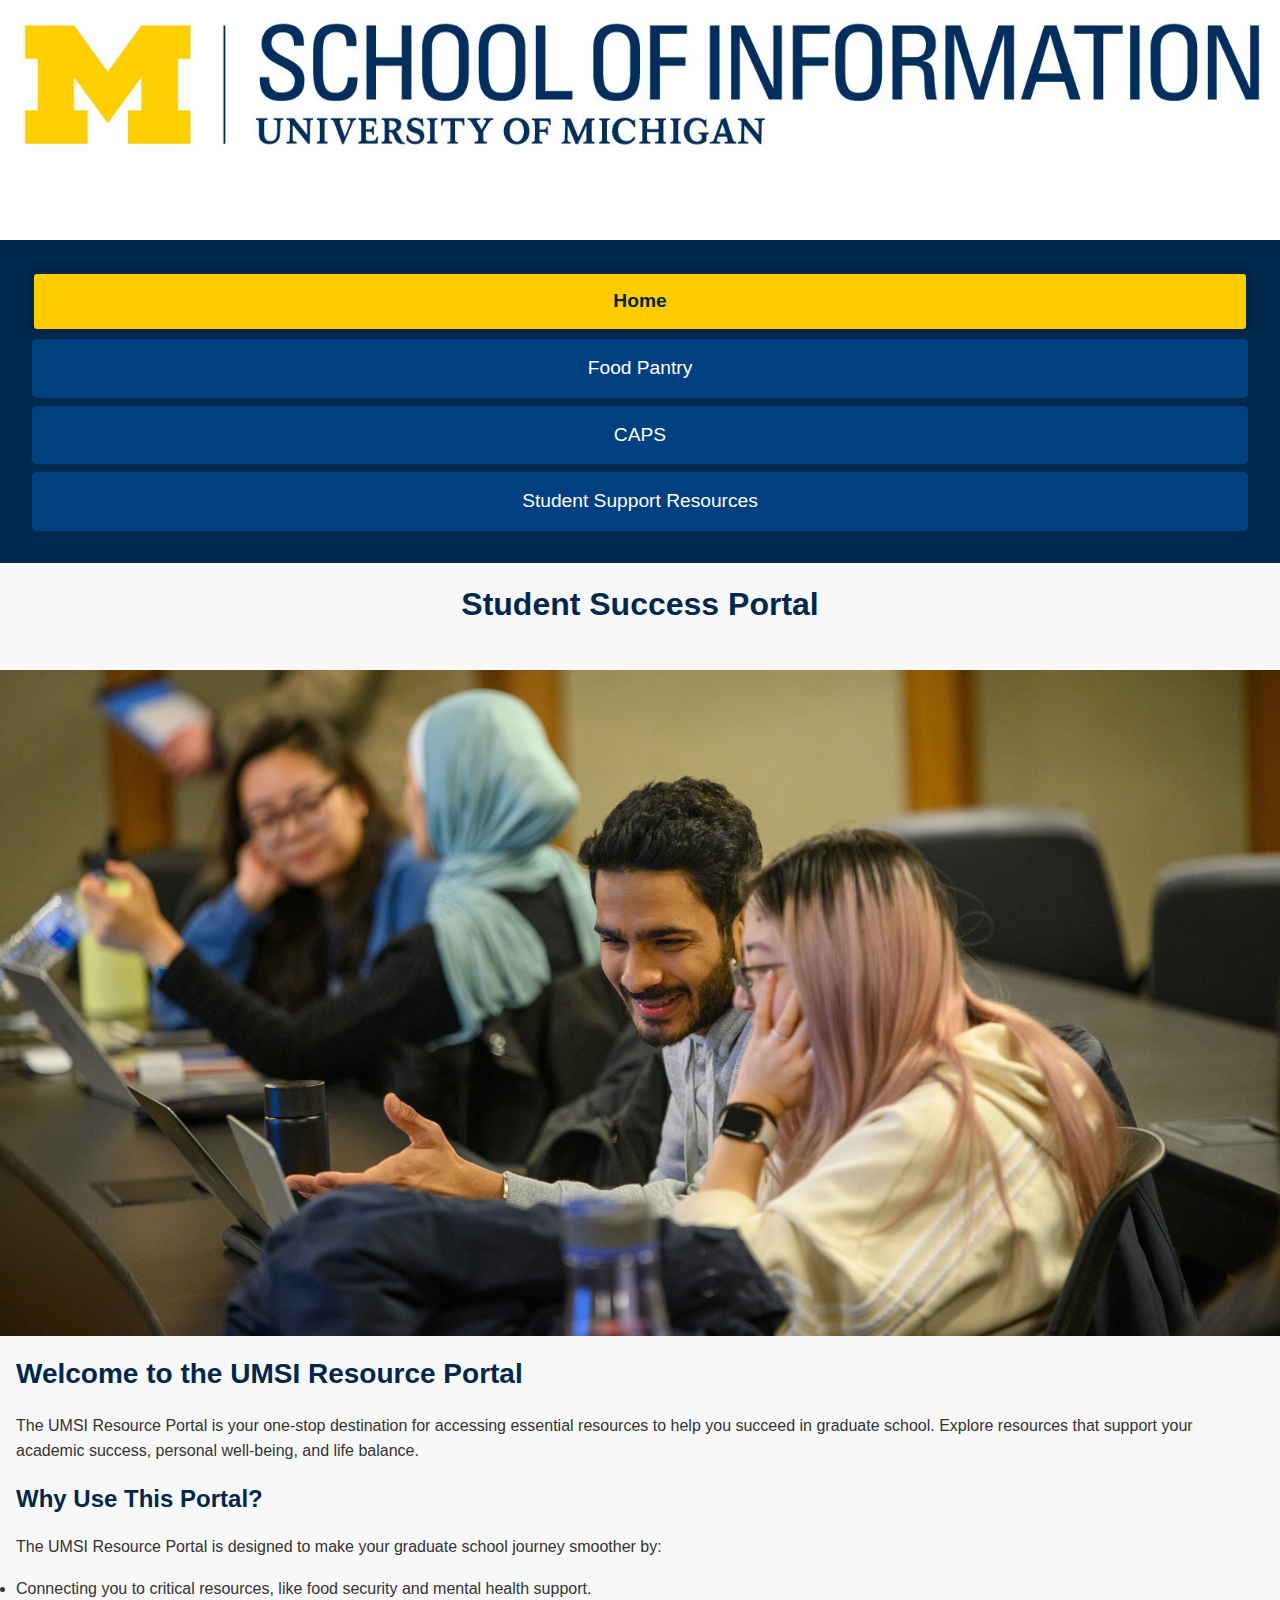
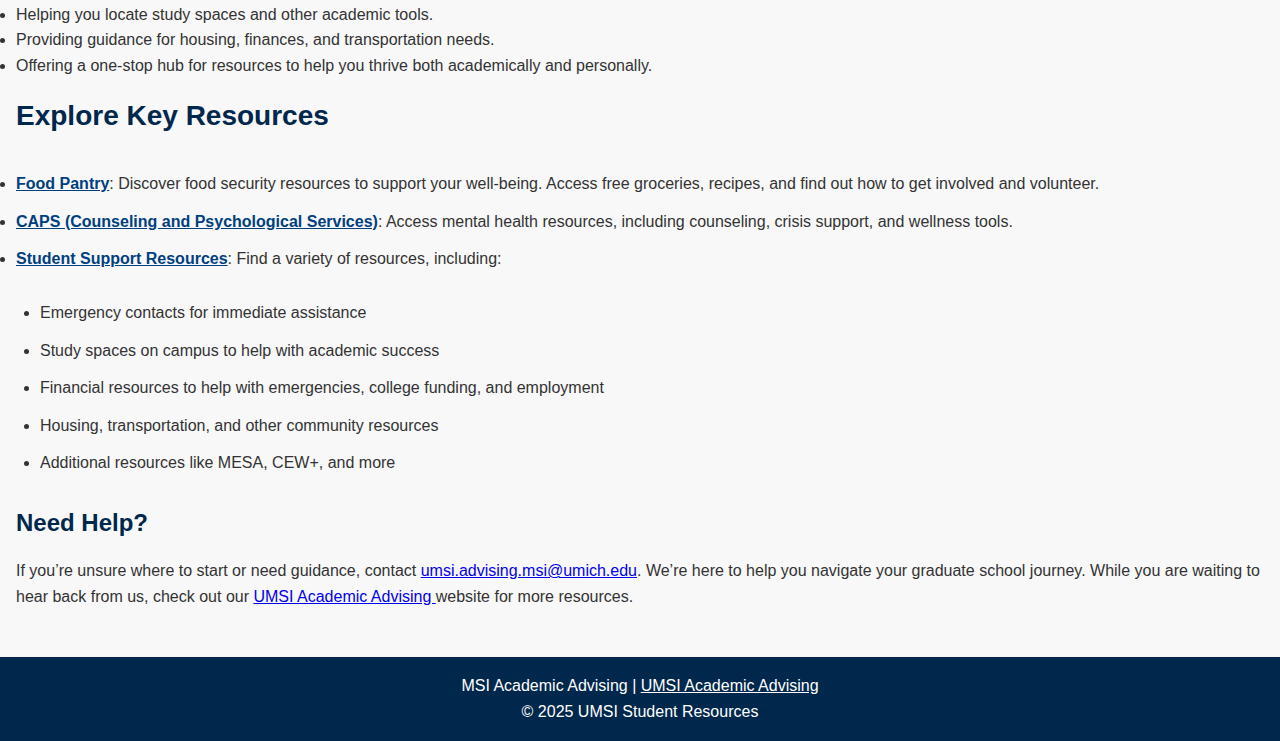
<file: index.html>
<!DOCTYPE html>
<html lang="en">

<head>
    <meta charset="UTF-8">
    <meta name="viewport" content="width=device-width, initial-scale=1.0">
    <link rel="stylesheet" href="css/html5reset.css">
    <link rel="stylesheet" href="css/style.css">
    <title>Student Success Portal</title>
</head>

<body>
    <header>
        <a href="#main-content" class="skip-link">Skip to Main Content</a>
        <img src="images/UMSI_sig-marketing-U.jpg" alt="UMSI Logo">
        <nav>
            <ul>
                <li><a href="index.html" class="active">Home</a></li>
                <li><a href="food-pantry.html">Food Pantry</a></li>
                <li><a href="caps.html">CAPS</a></li>
                <li><a href="student-support.html">Student Support Resources</a></li>
            </ul>
        </nav>
        <h1>Student Success Portal</h1>
        <img src="images/UMSI_MHIClassroom.jpg" alt="A group of diverse university students in a classroom setting,
        smiling and engaged in conversation while working on laptops">
    </header>

    <main id="main-content">
        <section>
            <h2>Welcome to the UMSI Resource Portal</h2>
            <p>
                The UMSI Resource Portal is your one-stop destination for accessing essential resources to help you
                succeed in graduate school.
                Explore resources that support your academic success, personal well-being, and life balance.
            </p>
        </section>
        <section>
            <h3>Why Use This Portal?</h3>
            <p>The UMSI Resource Portal is designed to make your graduate school journey smoother by:</p>
            <ul>
                <li>Connecting you to critical resources, like food security and mental health support.</li>
                <li>Helping you locate study spaces and other academic tools.</li>
                <li>Providing guidance for housing, finances, and transportation needs.</li>
                <li>Offering a one-stop hub for resources to help you thrive both academically and personally.</li>
            </ul>
        </section>

        <section class="key-resources">
            <h2>Explore Key Resources</h2>
            <ul>
                <li><a href="food-pantry.html">Food Pantry</a>: Discover food security resources to support your well-being. Access free groceries, recipes, and find out how to get involved and volunteer.</li>
                <li><a href="caps.html">CAPS (Counseling and Psychological Services)</a>: Access mental health resources, including counseling, crisis support, and wellness tools.</li>
                <li><a href="student-support.html">Student Support Resources</a>: Find a variety of resources, including:</li>
            </ul>
            <ul class="sub-resources">
                <li>Emergency contacts for immediate assistance</li>
                <li>Study spaces on campus to help with academic success</li>
                <li>Financial resources to help with emergencies, college funding, and employment</li>
                <li>Housing, transportation, and other community resources</li>
                <li>Additional resources like MESA, CEW+, and more</li>
            </ul>
        </section>

        <section>
            <h3>Need Help?</h3>
            <p>
                If you’re unsure where to start or need guidance, contact <a
                    href="mailto:umsi.advising.msi@umich.edu">umsi.advising.msi@umich.edu</a>.
                We’re here to help you navigate your graduate school journey. While you are waiting to hear back from
                us, check out our <a
                    href="https://sites.google.com/umich.edu/msiacademicadvising/student-support-resources">UMSI
                    Academic
                    Advising </a> website for more resources.
            </p>
        </section>
    </main>

    <footer>
        <p>MSI Academic Advising | <a
                href="https://sites.google.com/umich.edu/msiacademicadvising/student-support-resources">UMSI Academic
                Advising</a></p>
        <p>&copy; 2025 UMSI Student Resources</p>
    </footer>
</body>

</html>
</file>
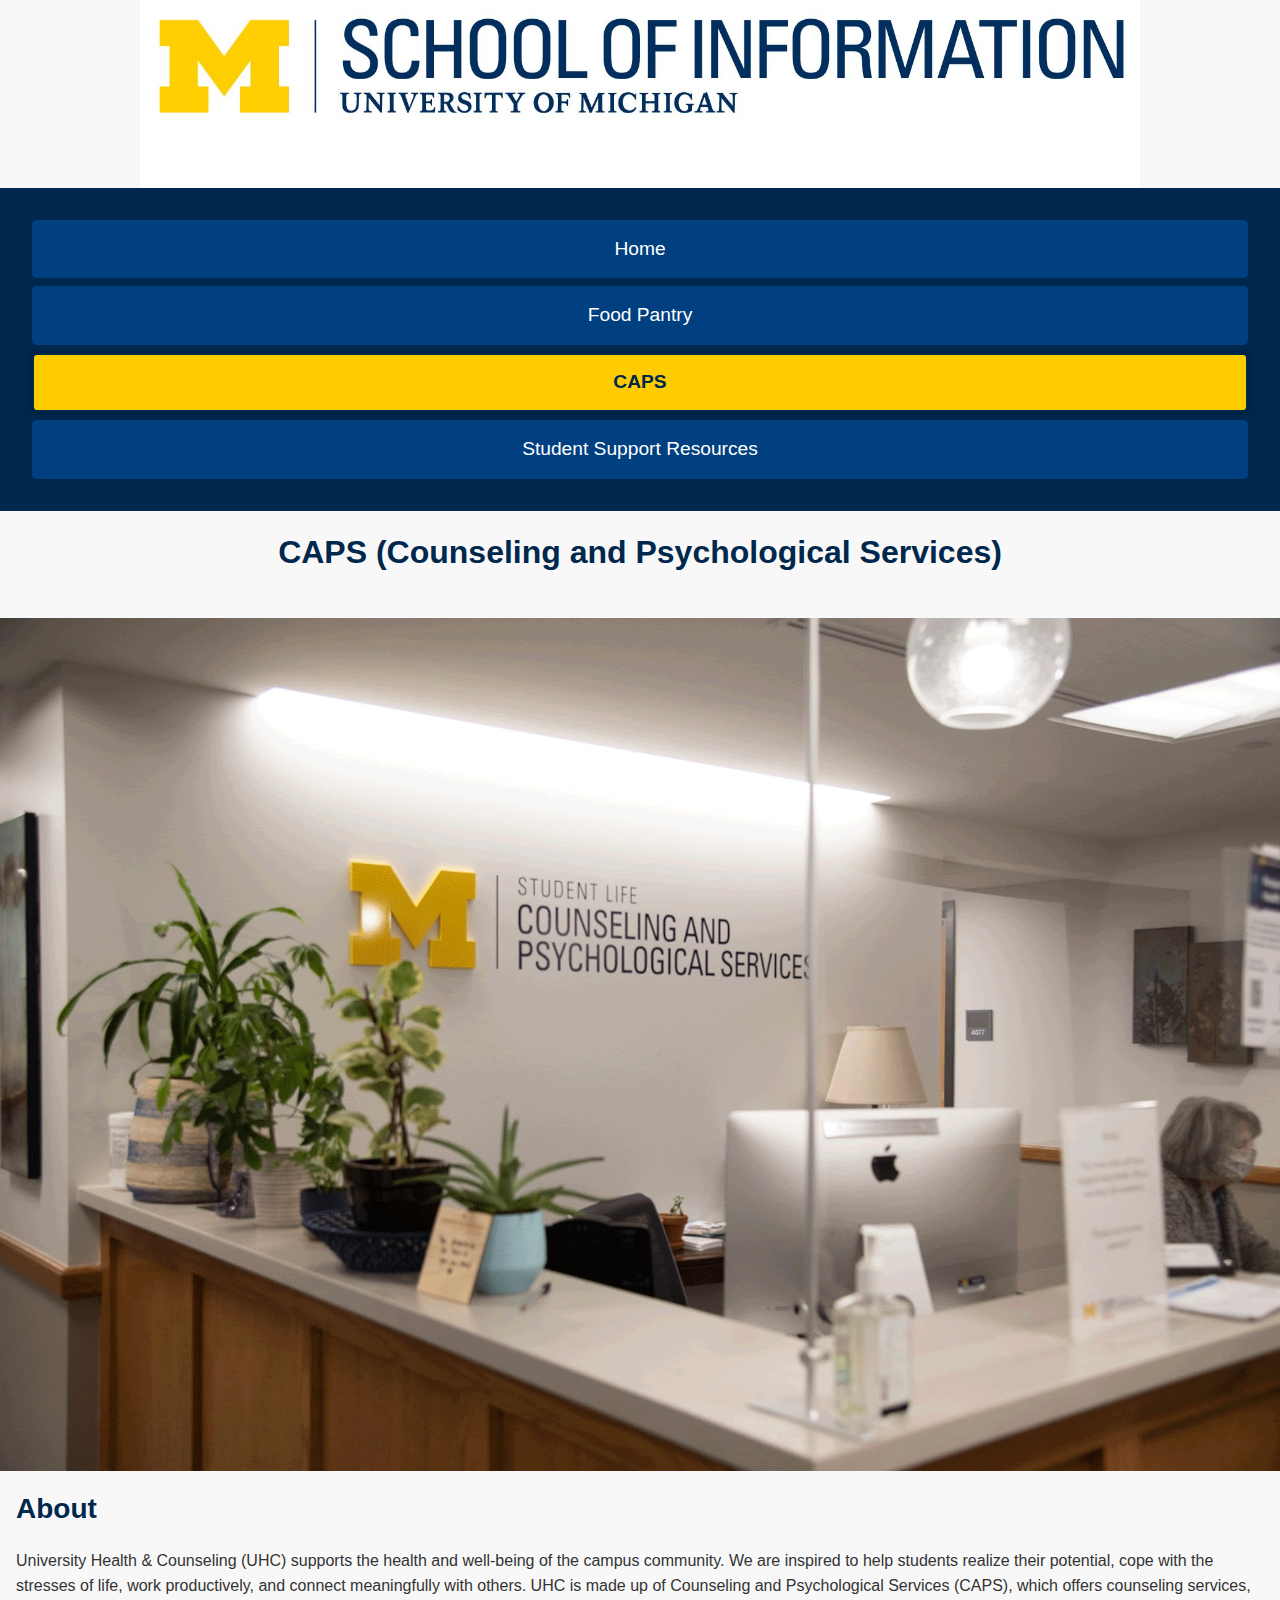
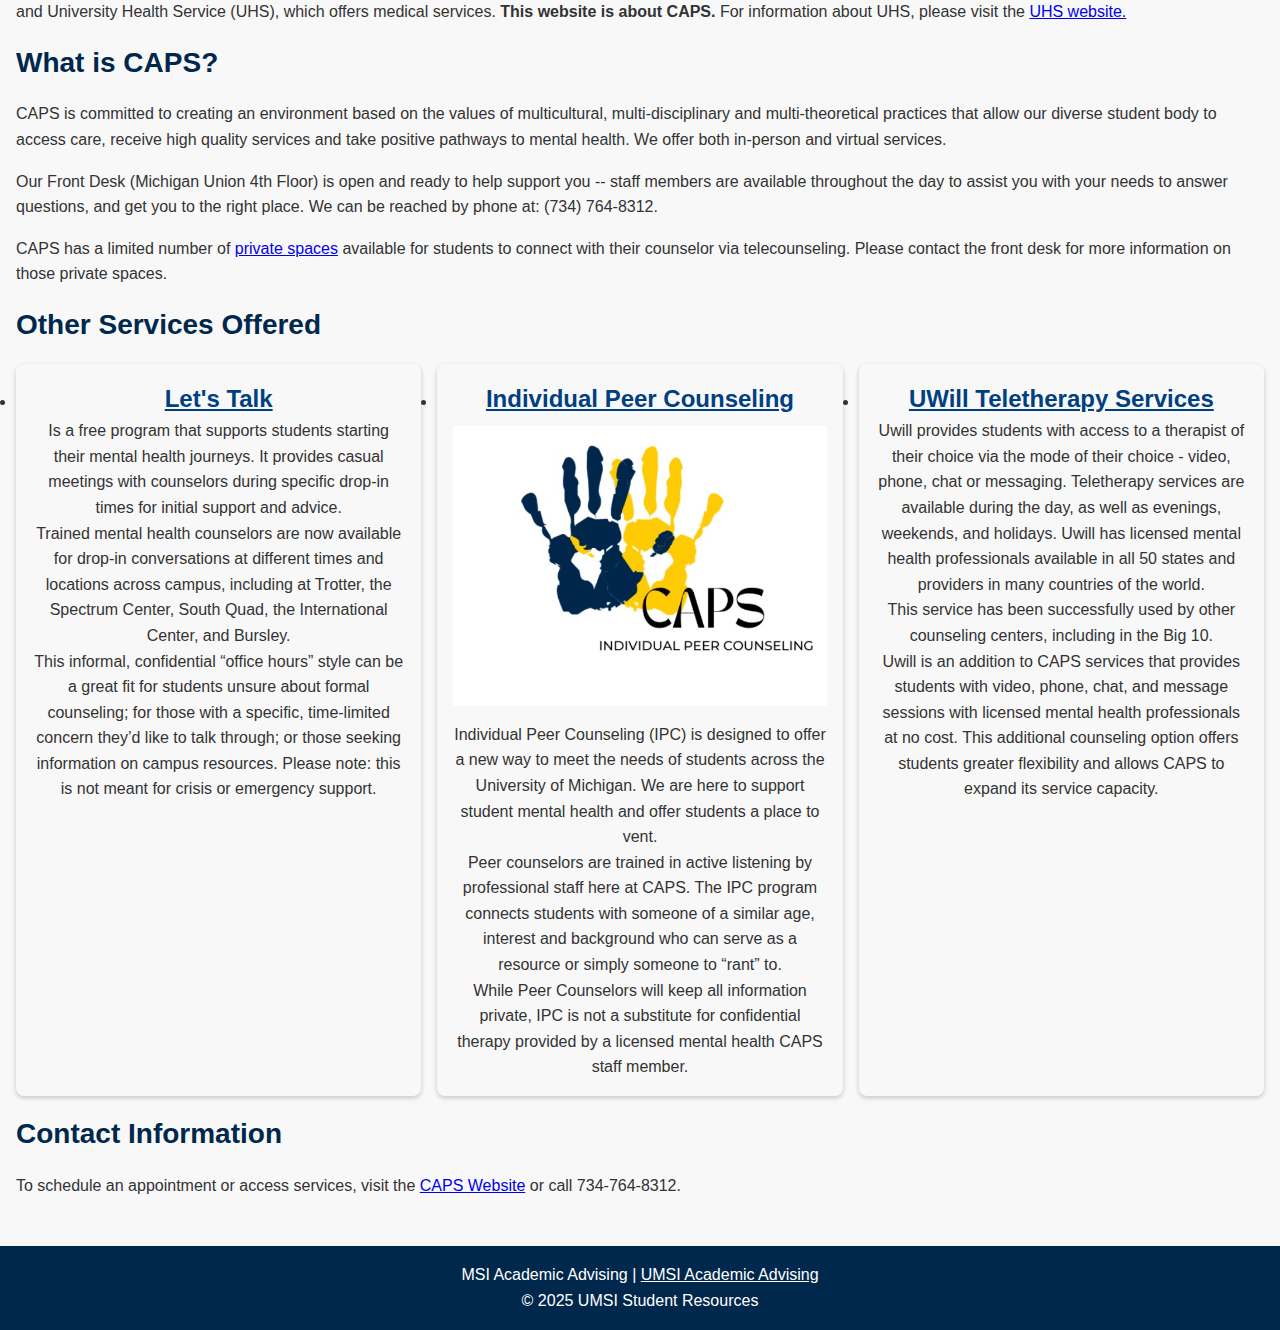
<file: caps.html>
<!DOCTYPE html>
<html lang="en">

<head>
    <meta charset="UTF-8">
    <meta name="viewport" content="width=device-width, initial-scale=1.0">
    <link rel="stylesheet" href="css/html5reset.css">
    <link rel="stylesheet" href="css/style.css">
    <title>CAPS</title>
</head>

<body>
    <header>
        <a href="#main-content" class="skip-link">Skip to Main Content</a>
        <img src="images/UMSI_sig-marketing-U.jpg" alt="UMSI Logo" width="1000" height=300>
        <nav>
            <ul>
                <li><a href="index.html">Home</a></li>
                <li><a href="food-pantry.html">Food Pantry</a></li>
                <li><a href="caps.html" class="active">CAPS</a></li>
                <li><a href="student-support.html">Student Support Resources</a></li>
            </ul>
        </nav>
        <h1>CAPS (Counseling and Psychological Services)</h1>
        <img src="images/CAPSimage.jpg"
            alt="Reception area of the Counseling and Psychological Services (CAPS) office at the University of Michigan, featuring the Student Life CAPS logo on the wall, potted plants on the counter, and a staff member working at a desk." class="caps-image">
    </header>

    <main id="main-content">
        <section>
            <h2>About</h2>
            <p>University Health & Counseling (UHC) supports the health and well-being of the campus community. We are
                inspired to help students realize their potential, cope with the stresses of life, work productively,
                and connect meaningfully with others.

                UHC is made up of Counseling and Psychological Services (CAPS), which offers counseling services, and
                University Health Service (UHS), which offers medical services.<strong> This website is about
                    CAPS.</strong> For information about UHS, please visit the <a href="https://uhs.umich.edu/">UHS
                    website.</a></p>
        </section>
        <section>
            <h2>What is CAPS?</h2>
            <p>CAPS is committed to creating an environment based on the values of multicultural, multi-disciplinary and
                multi-theoretical practices that allow our diverse student body to access care, receive high quality
                services and take positive pathways to mental health.
                We offer both in-person and virtual services.</p>
            <p>Our Front Desk (Michigan Union 4th Floor) is open and ready to help support you -- staff members are
                available throughout the day to assist you with your needs to answer questions, and get you to the right
                place. We can be reached by phone at: (734) 764-8312.</p>
            <p>CAPS has a limited number of <a href="https://caps.umich.edu/article/private-counseling-rooms">private
                    spaces</a> available for students to connect with their counselor via telecounseling. Please contact
                the front desk for more information on those private spaces.</p>
        </section>

        <section>
            <h2>Other Services Offered</h2>
            <ul class="caps-services">
                <li class="service">
                    <h3><a href="https://caps.umich.edu/lets-talk">Let's Talk</a></h3>
                    <p>Is a free program that supports students starting their mental health journeys. It provides
                        casual meetings with counselors during specific drop-in times for initial support and advice.</p>
                    <p>Trained mental health counselors are now available for drop-in conversations at different times
                        and locations across campus, including at Trotter, the Spectrum Center, South Quad, the
                        International Center, and Bursley.</p>
                    <p>This informal, confidential “office hours” style can be a great fit for students unsure about
                        formal counseling; for those with a specific, time-limited concern they’d like to talk through;
                        or those seeking information on campus resources.
                        Please note: this is not meant for crisis or emergency support.</p>
                </li>
                <li class="service">
                    <h3><a href="https://caps.umich.edu/individual-peer-counseling">Individual Peer Counseling</a></h3>
                    <img src="images/capshandprint.jpg"
                        alt="Logo for CAPS Individual Peer Counseling featuring blue and maize handprints.">
                        <p>Individual Peer Counseling (IPC) is designed to offer a new way to meet the needs of students
                            across the University of Michigan. We are here to support student mental health and offer
                            students a place to vent.</p>
                        <p>Peer counselors are trained in active listening by professional staff
                            here at CAPS. The IPC program connects students with someone of a similar age, interest and
                            background who can serve as a resource or simply someone to “rant” to. </p>
                        <p>While Peer Counselors
                            will keep all information private, IPC is not a substitute for confidential therapy provided by
                            a licensed mental health CAPS staff member.</p>
                </li>
                <li class="service">
                    <h3><a href="https://caps.umich.edu/article/uwill-teletherapy-services">UWill Teletherapy Services</a></h3>
                    <p>Uwill provides students with access to a therapist of their choice via the mode of their choice -
                        video, phone, chat or messaging. Teletherapy services are available during the day, as well as
                        evenings, weekends, and holidays. Uwill has licensed mental health professionals available in
                        all 50 states and providers in many countries of the world.</p>
                    <p>This service has been successfully used by other counseling centers, including in the Big 10.</p>
                    <p>Uwill is an addition to CAPS services that provides students with video, phone, chat, and message
                        sessions with licensed mental health professionals at no cost. This additional counseling option
                        offers students greater flexibility and allows CAPS to expand its service capacity.</p>
                </li>
            </ul>
        </section>

        <section>
            <h2>Contact Information</h2>
            <p>To schedule an appointment or access services, visit the <a href="https://caps.umich.edu">CAPS
                    Website</a> or call 734-764-8312.</p>
        </section>
    </main>

    <footer>
        <p>MSI Academic Advising | <a
                href="https://sites.google.com/umich.edu/msiacademicadvising/student-support-resources">UMSI Academic
                Advising</a></p>
        <p>&copy; 2025 UMSI Student Resources</p>
    </footer>
</body>

</html>
</file>
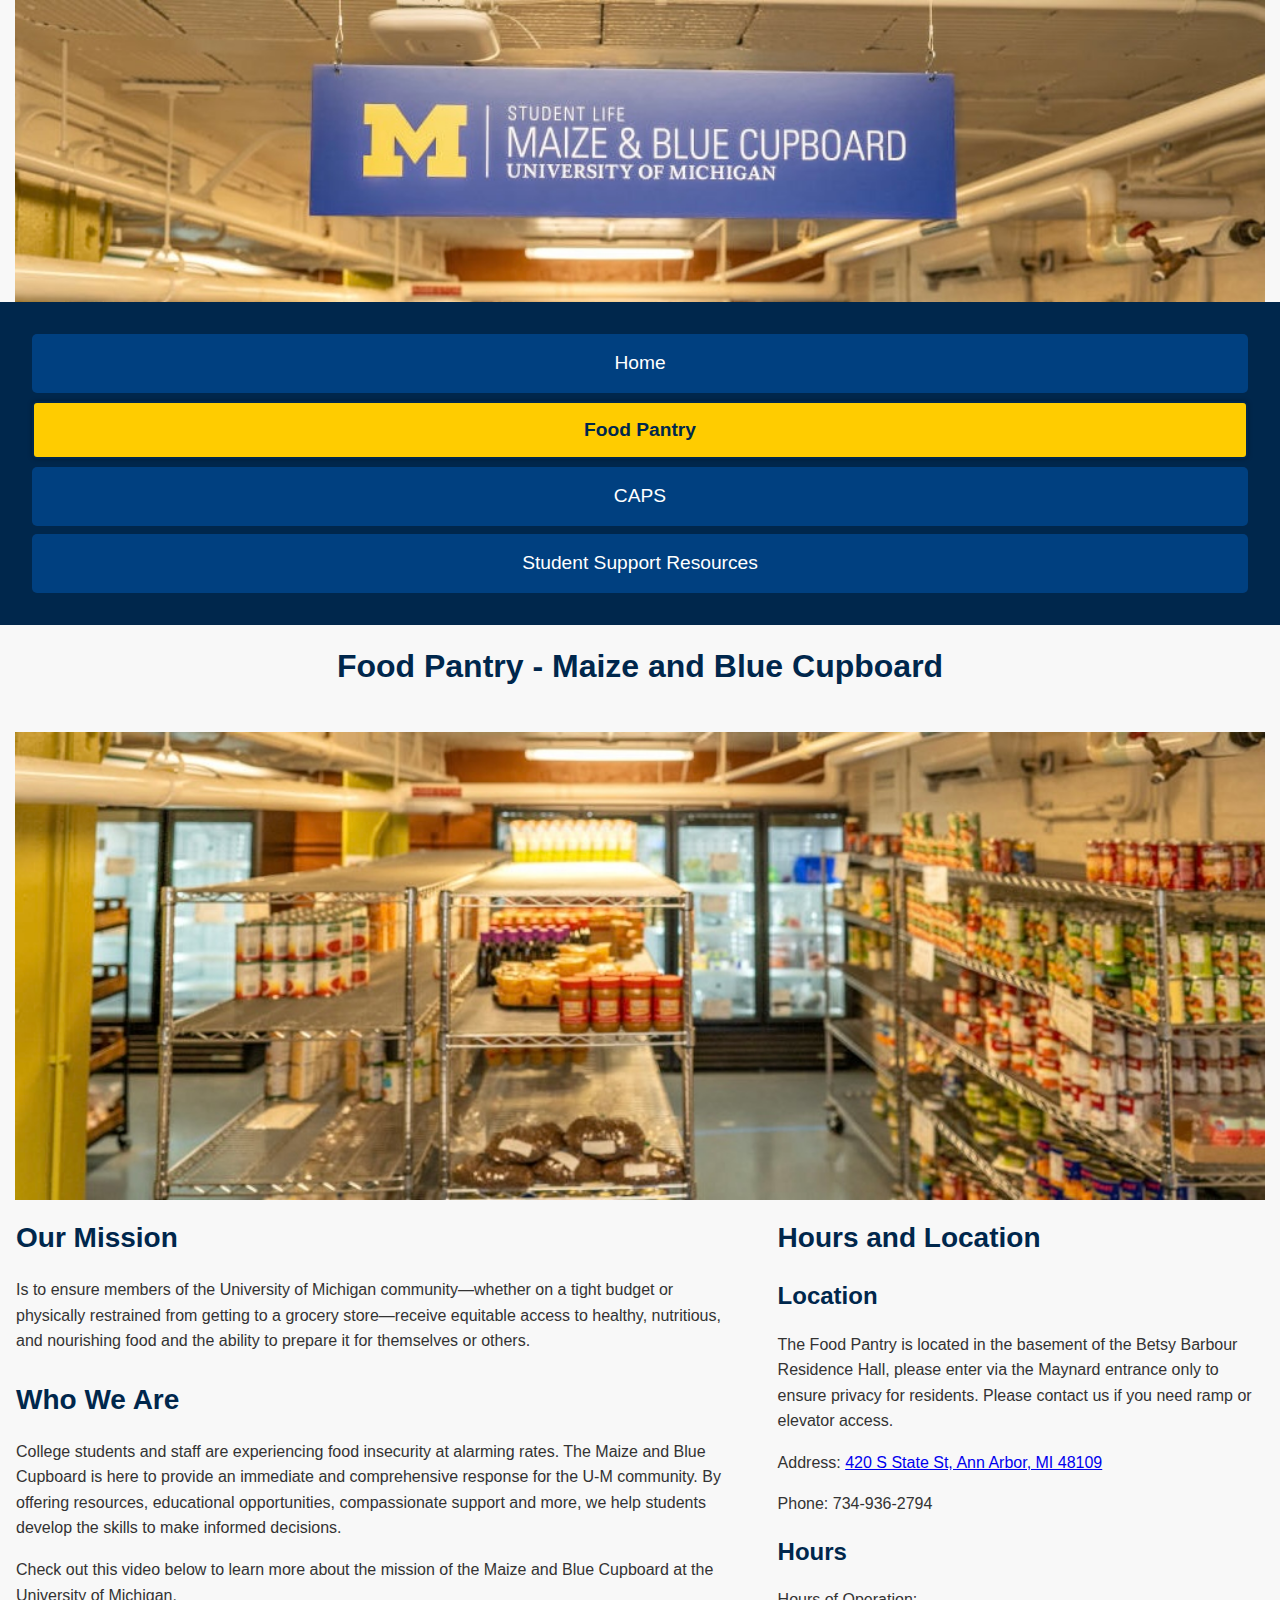
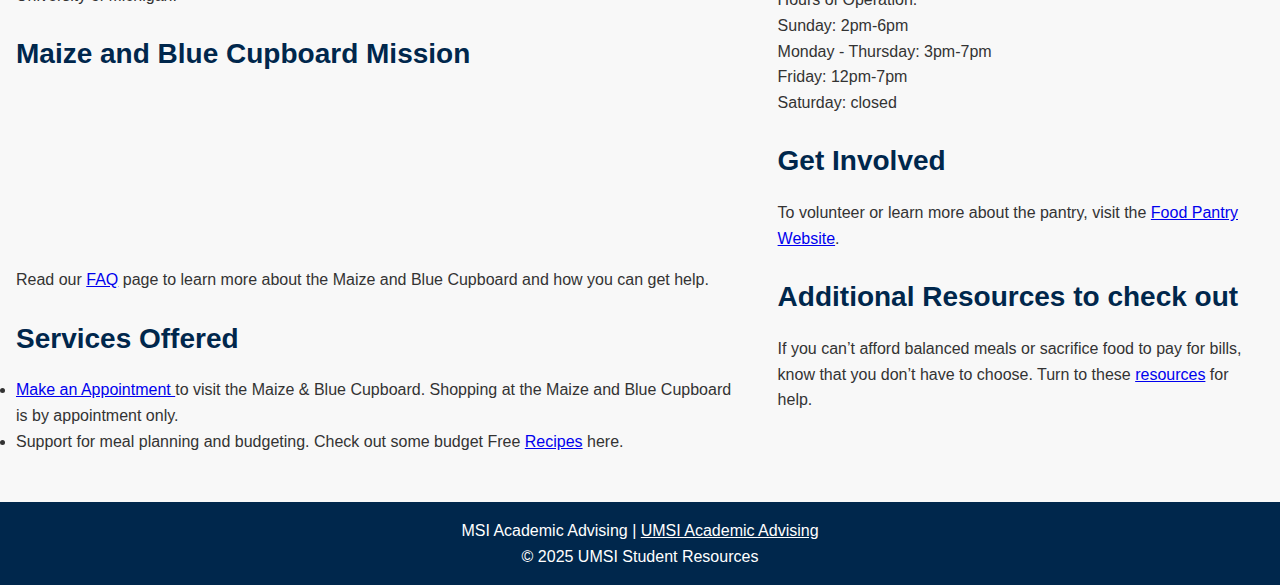
<file: food-pantry.html>
<!DOCTYPE html>
<html lang="en">

<head>
    <meta charset="UTF-8">
    <meta name="viewport" content="width=device-width, initial-scale=1.0">
    <link rel="stylesheet" href="css/html5reset.css">
    <link rel="stylesheet" href="css/style.css">
    <title>Food Pantry</title>
</head>

<body>
    <header>
        <a href="#main-content" class="skip-link">Skip to Main Content</a>
        <img src="images/maizeandbluecupboard_cropped.jpg" alt="Sign for the Maize & Blue Cupboard at the University of Michigan, featuring the Student Life logo and text on a blue 
        background, hanging from the ceiling in a storage area." width="1250" height=300>
        <nav>
            <ul>
                <li><a href="index.html">Home</a></li>
                <li><a href="food-pantry.html" class="active">Food Pantry</a></li>
                <li><a href="caps.html">CAPS</a></li>
                <li><a href="student-support.html">Student Support Resources</a></li>
            </ul>
        </nav>
        <h1>Food Pantry - Maize and Blue Cupboard</h1>
        <img src="images/maizeandbluecupboard_bottomhalf.jpg"
            alt="Interior view of the Maize & Blue Cupboard at the University of Michigan" width="1250" height=300>
    </header>

    <main id="main-content" class="food-pantry-grid">
        <div class="left-column">
            <section>
                <h2>Our Mission</h2>
                <p> Is to ensure members of the University of Michigan community—whether on a tight budget or physically
                    restrained from getting to a grocery store—receive equitable access to healthy, nutritious, and
                    nourishing food and the ability to prepare it for themselves or others.
                </p>
            </section>
            <section>
                <h2>Who We Are</h2>
                <p>College students and staff are experiencing food insecurity at alarming rates. The Maize and Blue
                    Cupboard is here to provide an immediate and comprehensive response for the U-M community. By offering
                    resources, educational opportunities,
                    compassionate support and more, we help students develop the skills to make informed decisions.</p>
                <p>Check out this video below to learn more about the mission of the Maize and Blue Cupboard at the
                    University of Michigan. </p>
            </section>
            <section>
            <h2>Maize and Blue Cupboard Mission</h2>
            <iframe width="560" height="315" src="https://www.youtube.com/embed/ksqfEgX8KJg?si=gbdUXY4CagpD-wFd"
            title="YouTube video player"
            allow="accelerometer; autoplay; clipboard-write; encrypted-media; gyroscope; picture-in-picture"
            referrerpolicy="strict-origin-when-cross-origin" allowfullscreen>
        </iframe>

    </section>
    <p>Read our <a href="https://mbc.studentlife.umich.edu/faq/">FAQ</a> page to learn more about the Maize and
        Blue Cupboard and how you can get help.</p>
</section>
            <section>
                <h2>Services Offered</h2>
            <ul>
                <li><a href="https://calendly.com/mbcappointments/mbc-shopping-appointments?month=2025-01">Make an
                        Appointment </a>to visit the Maize & Blue Cupboard. Shopping at the Maize and Blue Cupboard is
                    by appointment only. </li>
                <li>Support for meal planning and budgeting. Check out some budget Free <a
                        href="https://mbc.studentlife.umich.edu/recipes/">Recipes</a> here.</li>
            </ul>
            </section>
        </div>
        <div class="right-column">
            <section>
                <h2>Hours and Location</h2>
                <h3>Location</h3>
                <p>The Food Pantry is located in the basement of the Betsy Barbour Residence Hall, please enter via the
                    Maynard entrance only to ensure privacy for residents.
                    Please contact us if you need ramp or elevator access.</p>
                <p>Address: <a
                        href="https://www.google.com/maps/place/Betsy+Barbour+Residence,+420+S+State+St,+Ann+Arbor,+MI+48109,+@42.2772944,-83.7437539,17z/data=!3m1!4b1!4m5!3m4!1s0x883cae38ac94a547:0xf8a4be6e818a1f4!8m2!3d42.2772944!4d-83.7415652">
                        420 S State St, Ann Arbor, MI 48109</a></p>
                <p>Phone: 734-936-2794</p>
                <h3>Hours</h3>
                <p>Hours of Operation: <br>
                    Sunday: 2pm-6pm <br>
                    Monday - Thursday: 3pm-7pm <br>
                    Friday: 12pm-7pm <br>
                    Saturday: closed</p>
            </section>
            <section>
                <h2>Get Involved</h2>
                <p>To volunteer or learn more about the pantry, visit the <a
                        href="https://mbc.studentlife.umich.edu/how-to-help/">Food Pantry Website</a>.</p>
            </section>
            <section>
                <h2>Additional Resources to check out</h2>
                <p>If you can’t afford balanced meals or sacrifice food to pay for bills,
                    know that you don’t have to choose. Turn to these <a
                        href="https://basicneeds.studentlife.umich.edu/category/food/">resources</a> for help.</p>
            </section>
        </div>
    </main>
    <footer>
        <p>MSI Academic Advising | <a
                href="https://sites.google.com/umich.edu/msiacademicadvising/student-support-resources">UMSI Academic
                Advising</a></p>
        <p>&copy; 2025 UMSI Student Resources</p>
    </footer>
</body>

</html>
</file>
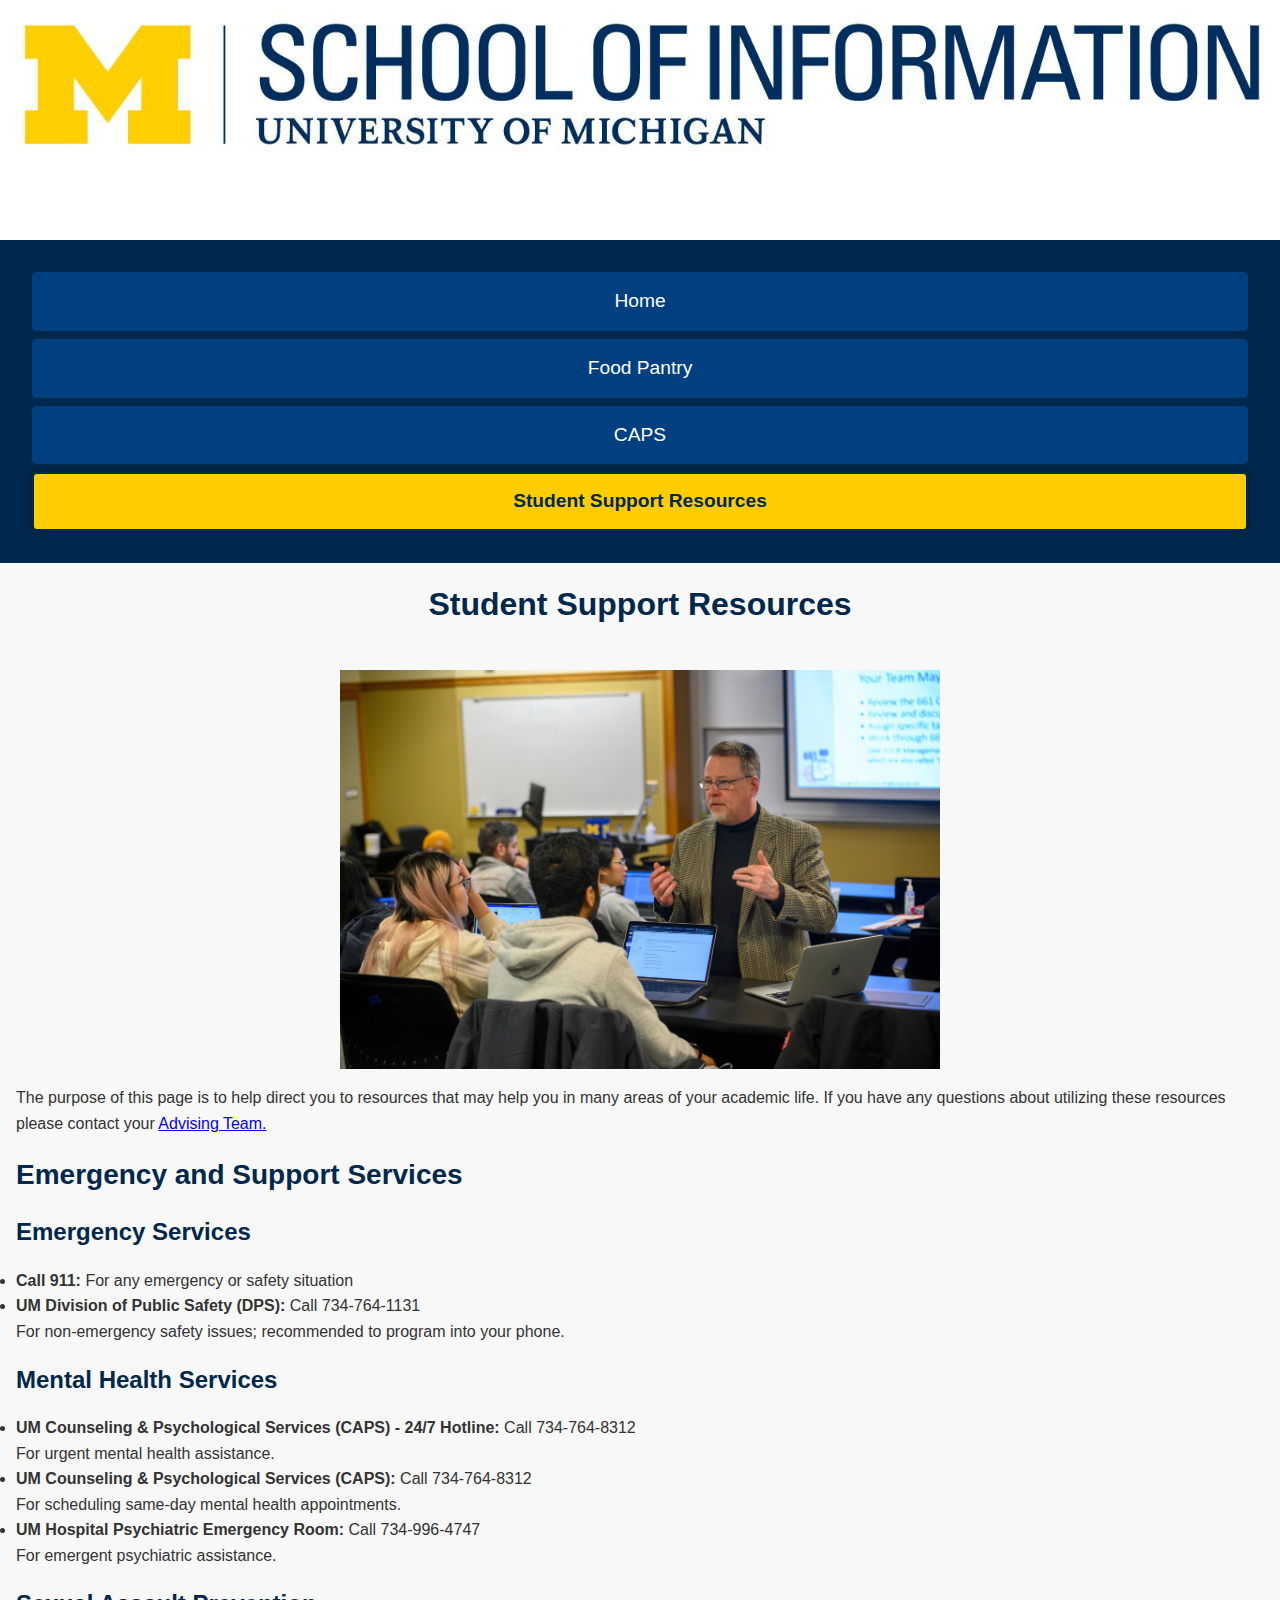
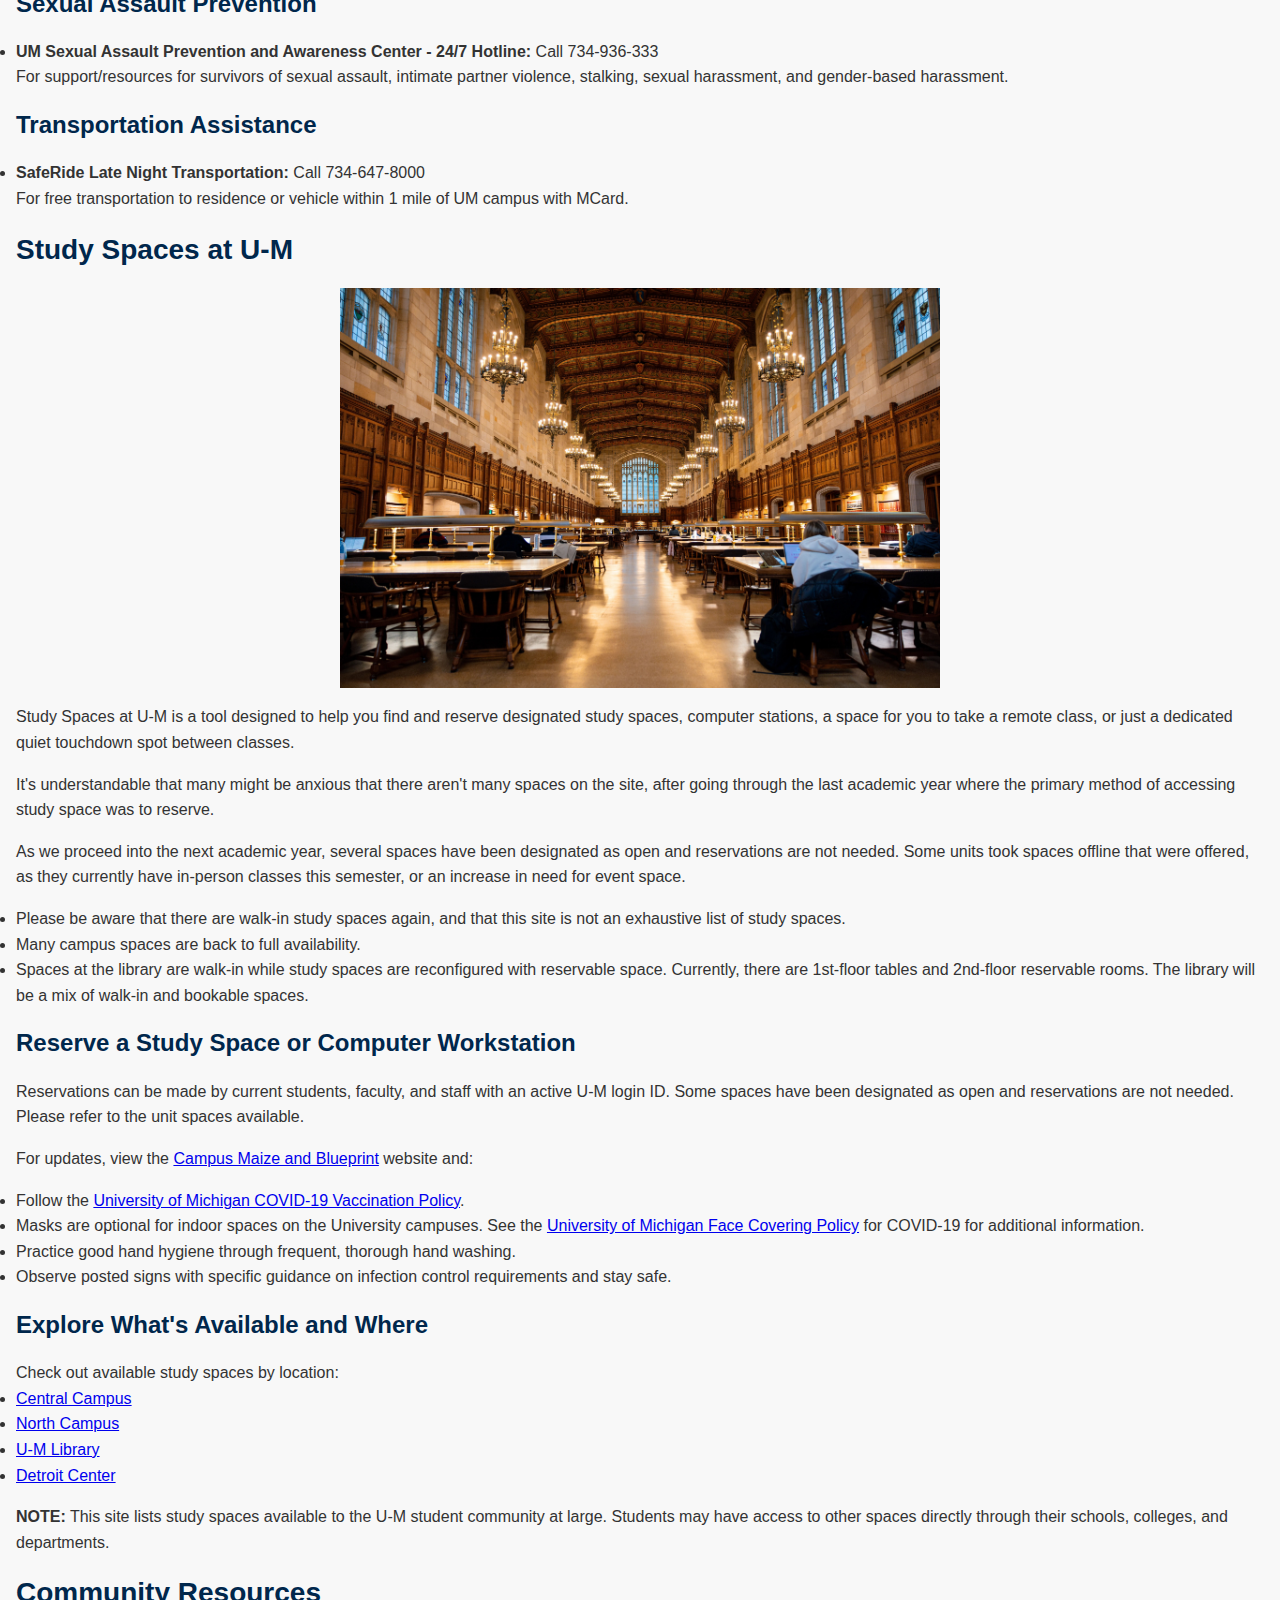
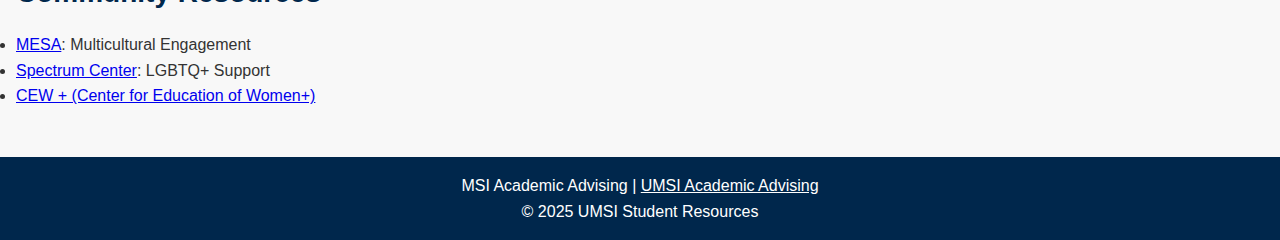
<file: student-support.html>
<!DOCTYPE html>
<html lang="en">

<head>
    <meta charset="UTF-8">
    <meta name="viewport" content="width=device-width, initial-scale=1.0">
    <link rel="stylesheet" href="css/html5reset.css">
    <link rel="stylesheet" href="css/style.css">
    <title>Student Support Resources</title>
</head>

<body>
    <header>
        <a href="#main-content" class="skip-link">Skip to Main Content</a>
        <img src="images/UMSI_sig-marketing-U.jpg" alt="UMSI Logo">
        <nav>
            <ul>
                <li><a href="index.html">Home</a></li>
                <li><a href="food-pantry.html">Food Pantry</a></li>
                <li><a href="caps.html">CAPS</a></li>
                <li><a href="student-support.html" class="active">Student Support Resources</a></li>
            </ul>
        </nav>
        <h1>Student Support Resources</h1>
        <img src="images/UMSI_MHIClassroom_02202023_12.jpg"
            alt="A classroom setting at the University of Michigan with a professor engaging in discussion with students seated at desks with open laptops, featuring a presentation projected in the background."
            width="600 px" height=auto>
    </header>

    <main id="main-content">
        <section>
            <p>The purpose of this page is to help direct you to resources that may help you in many areas of your
                academic life.
                If you have any questions about utilizing these resources please contact your <a
                    href="https://sites.google.com/umich.edu/msiacademicadvising/academic-advising/connecting-with-an-advisor?authuser=0">Advising
                    Team.</a> </p>
        </section>
        <section>
            <h2>Emergency and Support Services</h2>
            <h3>Emergency Services</h3>
            <ul>
                <li><strong>Call 911:</strong> For any emergency or safety situation</li>
                <li><strong>UM Division of Public Safety (DPS):</strong> Call 734-764-1131<br>For non-emergency safety
                    issues; recommended to program into your phone.</li>
            </ul>
            <h3>Mental Health Services</h3>
            <ul>
                <li><strong>UM Counseling & Psychological Services (CAPS) - 24/7 Hotline:</strong> Call
                    734-764-8312<br>For urgent mental health assistance.</li>
                <li><strong>UM Counseling & Psychological Services (CAPS):</strong> Call 734-764-8312<br>For scheduling
                    same-day mental health appointments.</li>
                <li><strong>UM Hospital Psychiatric Emergency Room:</strong> Call 734-996-4747<br>For emergent
                    psychiatric assistance.</li>
            </ul>
            <h3>Sexual Assault Prevention</h3>
            <ul>
                <li><strong>UM Sexual Assault Prevention and Awareness Center - 24/7 Hotline:</strong> Call
                    734-936-333<br>For support/resources for survivors of sexual assault, intimate partner violence,
                    stalking, sexual harassment, and gender-based harassment.</li>
            </ul>
            <h3>Transportation Assistance</h3>
            <ul>
                <li><strong>SafeRide Late Night Transportation:</strong> Call 734-647-8000<br>For free transportation to
                    residence or vehicle within 1 mile of UM campus with MCard.</li>
            </ul>
        </section>

        <section>
            <h2>Study Spaces at U-M</h2>
            <img src="images/MCOMMONS.jpg"
                alt="Interior view of the University of Michigan Law Library's reading room, showcasing its high vaulted ceilings, ornate chandeliers, wooden paneling, and long study tables with students working on laptops."
                width="600 px" height=auto>
            <p>Study Spaces at U-M is a tool designed to help you find and reserve designated study spaces, computer
                stations, a space for you to take a remote class, or just a dedicated quiet touchdown spot between
                classes.</p>
            <p>It's understandable that many might be anxious that there aren't many spaces on the site, after going
                through the last academic year where the primary method of accessing study space was to reserve.</p>
            <p>As we proceed into the next academic year, several spaces have been designated as open and reservations
                are not needed. Some units took spaces offline that were offered, as they currently have in-person
                classes this semester, or an increase in need for event space.</p>
            <ul>
                <li>Please be aware that there are walk-in study spaces again, and that this site is not an exhaustive
                    list of study spaces.</li>
                <li>Many campus spaces are back to full availability.</li>
                <li>Spaces at the library are walk-in while study spaces are reconfigured with reservable space.
                    Currently, there are 1st-floor tables and 2nd-floor reservable rooms. The library will be a mix of
                    walk-in and bookable spaces.</li>
            </ul>
            <h3>Reserve a Study Space or Computer Workstation</h3>
            <p>Reservations can be made by current students, faculty, and staff with an active U-M login ID. Some spaces
                have been designated as open and reservations are not needed. Please refer to the unit spaces available.
            </p>
            <p>For updates, view the <a href="https://campusblueprint.umich.edu/">Campus Maize and Blueprint</a> website
                and:</p>
            <ul>
                <li>Follow the <a href="https://campusblueprint.umich.edu/vaccination-policy">University of Michigan
                        COVID-19 Vaccination Policy</a>.</li>
                <li>Masks are optional for indoor spaces on the University campuses. See the <a
                        href="https://campusblueprint.umich.edu/face-covering-policy">University of Michigan Face
                        Covering Policy</a> for COVID-19 for additional information.</li>
                <li>Practice good hand hygiene through frequent, thorough hand washing.</li>
                <li>Observe posted signs with specific guidance on infection control requirements and stay safe.</li>
            </ul>
            <h3>Explore What's Available and Where</h3>
            <div>
                <p>Check out available study spaces by location:</p>
                <ul>
                    <li><a href="https://umich-cc.libcal.com/">Central Campus</a></li>
                    <li><a href="https://umich-nc.libcal.com/">North Campus</a></li>
                    <li><a href="https://umich.libcal.com/">U-M Library</a></li>
                    <li><a href="https://umich-cc.libcal.com/reserve/dc">Detroit Center</a></li>
                </ul>
            </div>
            <p><strong>NOTE:</strong> This site lists study spaces available to the U-M student community at large.
                Students may have access to other spaces directly through their schools, colleges, and departments.</p>
        </section>
        <section>
            <h2>Community Resources</h2>
            <ul>
                <li><a href="https://mesa.umich.edu">MESA</a>: Multicultural Engagement</li>
                <li><a href="https://spectrumcenter.umich.edu">Spectrum Center</a>: LGBTQ+ Support</li>
                <li><a href="https://cew.umich.edu">CEW + (Center for Education of Women+)</a></li>
            </ul>
        </section>
    </main>

    <footer>
        <p>MSI Academic Advising | <a
                href="https://sites.google.com/umich.edu/msiacademicadvising/student-support-resources">UMSI Academic
                Advising</a></p>
        <p>&copy; 2025 UMSI Student Resources</p>
    </footer>
</body>

</html>
</file>
<file: css/style.css>
html {
    font-size: 100%;
    box-sizing: border-box;
}

*,
*::before,
*::after {
    box-sizing: inherit;
}

body {
    font-family: Arial, sans-serif;
    line-height: 1.6;
    color: #333;
    background-color: #f8f8f8;
    margin: 0;
    padding: 0;
    display: grid;
    grid-template-rows: auto 1fr auto;
    min-height: 100vh;
}

img {
    max-width: 100%;
    height: auto;
    /* Responsive Design */
    justify-self: center;
}

.caps-image {
    max-width: 100%;
    height: auto;
    display: block;
    margin: 0 auto;
}

/* Skip to Main Content */
.skip-link {
    position: absolute;
    top: -1000px;
    left: 0;
    background: #ffcc00;
    color: #000;
    padding: 10px;
    text-decoration: none;
    z-index: 100;
}

.skip-link:focus {
    position: absolute;
    top: 0;
}

/* Navigation  */
nav {
    background: #00274C;
    padding: 1rem;
}

nav ul {
    display: grid;
    grid-template-columns: 1fr;
    gap: 0.5rem;
    list-style: none;
    padding: 1rem;
    text-align: center;
}

nav a {
    display: block;
    color: #fff;
    text-decoration: none;
    font-size: 1.2rem;
    padding: 0.75rem;
    background: #004080;
    border-radius: 5px;
    border: 2px solid transparent;
    position: relative;
}

nav a.active {
    background: #ffcc00;
    color: #00274C;
    font-weight: bold;
    border: 2px solid #00274C;
    box-shadow: 0 0 5px rgba(0, 0, 0, 0.3);
    position: relative;
}

nav a.active::after {
    position: absolute;
    right: 10px;
    top: 50%;
    font-size: 1.2rem;
    color: #00274C;
    font-weight: bold;
}

nav a:focus,
nav a:hover {
    outline: 3px solid #ffcc00;
    text-decoration: underline;
}

/* Layout - Mobile First design */

main {
    display: grid;
    grid-template-columns: 1fr;
    gap: 1rem;
    padding: 1rem;
}

header,
footer {
    display: grid;
    grid-template-columns: 1fr;
    align-items: center;
    text-align: center;
}

section {
    display: grid;
    grid-template-columns: 1fr;
    gap: 1rem;
}

/* Sections & Typography */
h1,
h2,
h3 {
    color: #00274C;
}

h1 {
    font-size: 2rem;
    font-weight: bold;
    padding-bottom: 2.5rem;
    padding-top: 1rem;
}

h2 {
    font-size: 1.75rem;
    font-weight: bold;
}

h3 {
    font-size: 1.5rem;
}

p,
ul,
li {
    font-size: 1rem;
}

/* Other Services Section - 3 Column Grid */
.caps-services {
    display: grid;
    grid-template-columns: 1fr 1fr 1fr;
    gap: 1rem;
    padding: 0;
}

.service {
    background: #f8f8f8;
    padding: 1rem;
    border-radius: 8px;
    box-shadow: 0 2px 5px rgba(0, 0, 0, 0.2);
    text-align: center;
}

.service img {
    max-width: 100%;
    height: auto;
    margin: 0.5rem 0;
}

/* Ensure Service Links Stay Blue */
.caps-services a {
    color: #004080;
    text-decoration: underline;
    font-weight: bold;
}

.caps-services a:visited {
    color: #004080;
}

.caps-services a:hover,
.caps-services a:focus {
    text-decoration: underline;
}

/* Food Pantry Page - 2 Column Layout */
.food-pantry-grid {
    display: grid;
    grid-template-columns: 1.5fr 1fr;
    gap: 2rem;
    padding: 1rem;
    align-items: start;
}

.left-column,
.right-column {
    display: grid;
    gap: 1.5rem;
}

/* Ensure videos and images fit inside column */
.food-pantry-grid iframe,
.food-pantry-grid img {
    max-width: 100%;
    height: auto;
}

/* Explore Key Resources Section */

.key-resources h2 {
    color: #00274C;
    margin-bottom: 1rem;
}

.key-resources ul {
    list-style: none;
    padding: 0;
}

.key-resources ul li {
    margin-bottom: 0.75rem;
    line-height: 1.6;
    list-style-type: disc;
}

.key-resources a {
    color: #004080;
    font-weight: bold;
    text-decoration: underline;
}

.key-resources a:hover {
    text-decoration: underline;
}

/* Sub-resources for better indentation */
.sub-resources {
    margin-left: 1.5rem;
    font-size: 1rem;
    color: #333;
}


/* Footer */
footer {
    background: #00274C;
    color: white;
    text-align: center;
    padding: 1rem;
    margin-top: 2rem;
}

footer a {
    color: white;
    text-decoration: underline;
}

footer a:visited {
    color: white;
}
</file>
